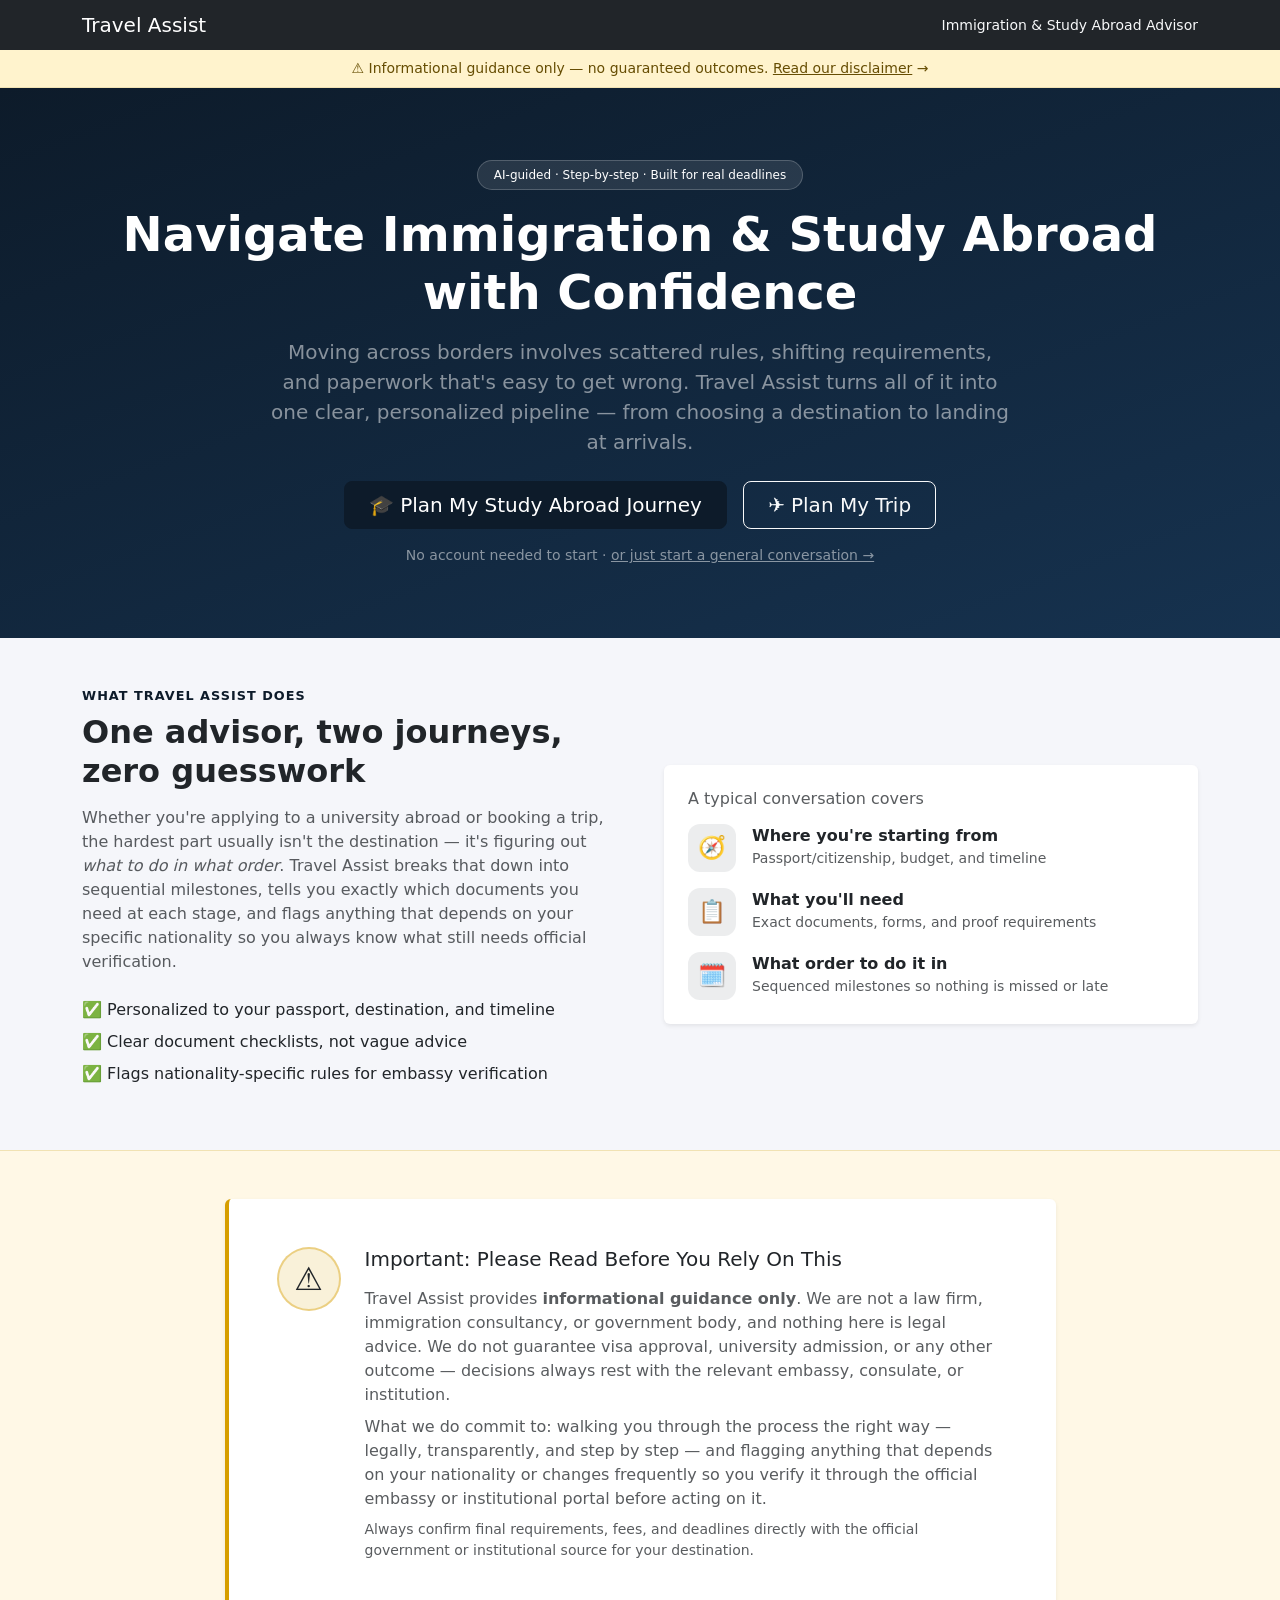
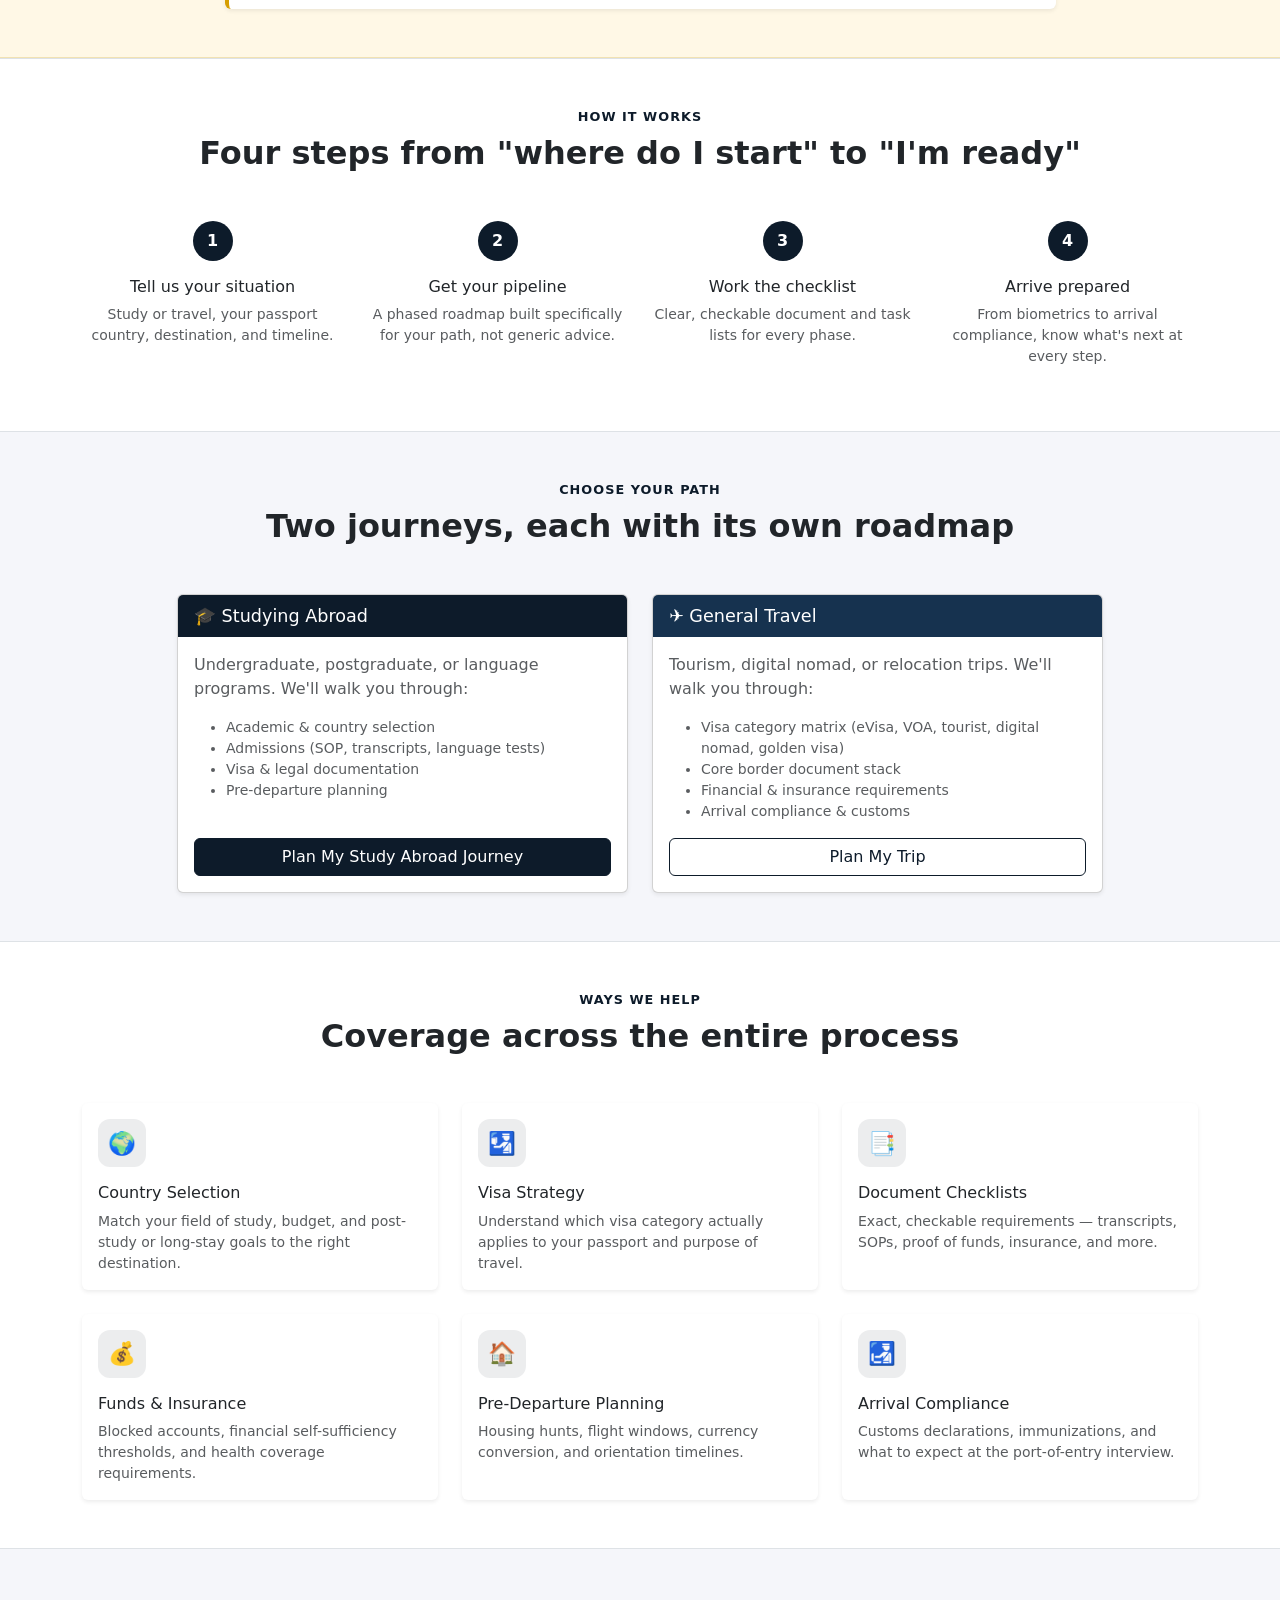
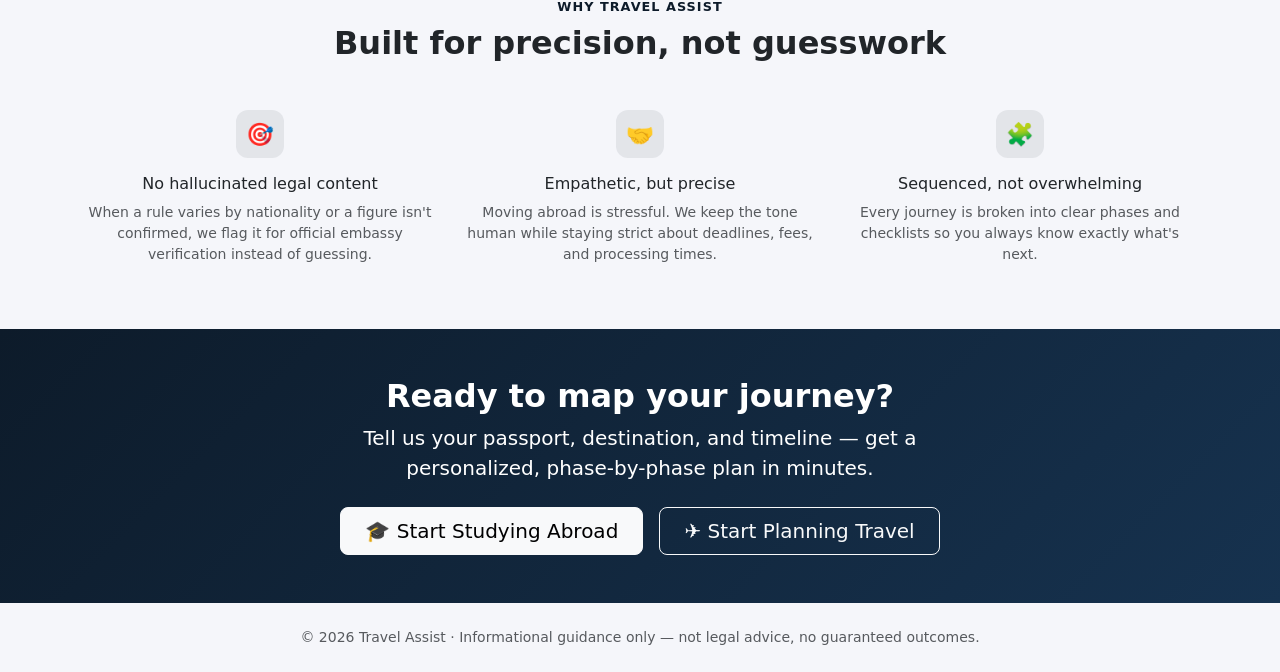
<file: public/index.html>
<!doctype html>
<html lang="en">
<head>
<meta charset="utf-8">
<meta name="viewport" content="width=device-width, initial-scale=1">
<title>Travel Assist — Immigration &amp; Study Abroad Advisor</title>
<meta name="description" content="Travel Assist turns confusing visa rules and admissions paperwork into a clear, step-by-step plan for students and travelers moving abroad.">
<link href="https://cdn.jsdelivr.net/npm/bootstrap@5.3.3/dist/css/bootstrap.min.css" rel="stylesheet">
<link href="css/theme.css" rel="stylesheet">
<style>
  body { background: #f5f6fa; }

  .hero {
    background: linear-gradient(160deg, var(--navy) 0%, var(--navy-mid) 100%);
    color: #fff;
  }
  .hero .badge-pill {
    background: rgba(255,255,255,.1);
    border: 1px solid rgba(255,255,255,.2);
  }

  section h2 { font-weight: 700; }
  .section-eyebrow {
    text-transform: uppercase;
    letter-spacing: .08em;
    font-size: .8rem;
    font-weight: 600;
    color: var(--navy);
  }

  .hover-card { transition: transform .15s ease, box-shadow .15s ease; }
  .hover-card:hover { transform: translateY(-4px); box-shadow: 0 .75rem 1.5rem rgba(0,0,0,.08); }

  .step-number {
    width: 2.5rem; height: 2.5rem;
    border-radius: 50%;
    background: var(--navy);
    color: #fff;
    font-weight: 700;
    display: flex; align-items: center; justify-content: center;
    flex-shrink: 0;
  }

  .icon-badge {
    width: 3rem; height: 3rem;
    border-radius: .75rem;
    background: rgba(13,27,42,.08);
    display: flex; align-items: center; justify-content: center;
    font-size: 1.4rem;
  }

  .cta-band {
    background: linear-gradient(135deg, var(--navy) 0%, var(--navy-mid) 100%);
    color: #fff;
  }

  .persona-card .card-header { font-size: 1.1rem; }

  .disclaimer-section { background: #fff8e6; border-top: 1px solid #f1e2b3; border-bottom: 1px solid #f1e2b3; }
  .disclaimer-card { border-left: 4px solid #d69e00 !important; }
  .warning-icon-badge {
    width: 4rem; height: 4rem;
    border-radius: 50%;
    background: rgba(214,158,0,.15);
    border: 2px solid rgba(214,158,0,.4);
    display: flex; align-items: center; justify-content: center;
    font-size: 2rem;
  }

  .notice-bar {
    background: #fff3cd;
    color: #664d03;
    border-bottom: 1px solid #f1e2b3;
  }
  .notice-bar:hover { background: #ffecb5; color: #664d03; }
</style>
</head>
<body>

<nav class="navbar navbar-dark bg-dark">
  <div class="container">
    <span class="navbar-brand mb-0 h1">Travel Assist</span>
    <span class="text-light small d-none d-sm-inline">Immigration &amp; Study Abroad Advisor</span>
  </div>
</nav>

<a href="#disclaimer" class="notice-bar d-block text-center text-decoration-none py-2 small">
  ⚠️ Informational guidance only — no guaranteed outcomes. <span class="text-decoration-underline">Read our disclaimer</span> &rarr;
</a>

<!-- HERO -->
<header class="hero py-5">
  <div class="container py-4 text-center">
    <span class="badge rounded-pill badge-pill text-white fw-normal px-3 py-2 mb-3">
      AI-guided &middot; Step-by-step &middot; Built for real deadlines
    </span>
    <h1 class="display-5 fw-bold">Navigate Immigration &amp; Study Abroad with Confidence</h1>
    <p class="lead col-lg-8 mx-auto text-white-50 mt-3">
      Moving across borders involves scattered rules, shifting requirements, and paperwork
      that's easy to get wrong. Travel Assist turns all of it into one clear, personalized
      pipeline — from choosing a destination to landing at arrivals.
    </p>
    <div class="d-flex flex-wrap justify-content-center gap-3 mt-4">
      <a href="plan.html?intent=study" class="btn btn-primary btn-lg px-4">🎓 Plan My Study Abroad Journey</a>
      <a href="plan.html?intent=travel" class="btn btn-outline-light btn-lg px-4">✈️ Plan My Trip</a>
    </div>
    <p class="small text-white-50 mt-3 mb-0">
      No account needed to start &middot; <a href="chat.html" class="text-white-50">or just start a general conversation &rarr;</a>
    </p>
  </div>
</header>

<!-- WHAT WE DO -->
<section class="container py-5">
  <div class="row align-items-center g-5">
    <div class="col-lg-6">
      <div class="section-eyebrow">What Travel Assist Does</div>
      <h2 class="mt-2">One advisor, two journeys, zero guesswork</h2>
      <p class="text-muted mt-3">
        Whether you're applying to a university abroad or booking a trip, the hardest part
        usually isn't the destination — it's figuring out <em>what to do in what order</em>.
        Travel Assist breaks that down into sequential milestones, tells you exactly which
        documents you need at each stage, and flags anything that depends on your specific
        nationality so you always know what still needs official verification.
      </p>
      <ul class="list-unstyled mt-4">
        <li class="mb-2">✅ Personalized to your passport, destination, and timeline</li>
        <li class="mb-2">✅ Clear document checklists, not vague advice</li>
        <li class="mb-2">✅ Flags nationality-specific rules for embassy verification</li>
      </ul>
    </div>
    <div class="col-lg-6">
      <div class="card border-0 shadow-sm">
        <div class="card-body p-4">
          <h3 class="h6 text-muted mb-3">A typical conversation covers</h3>
          <div class="d-flex align-items-start gap-3 mb-3">
            <span class="icon-badge">🧭</span>
            <div>
              <strong>Where you're starting from</strong>
              <div class="text-muted small">Passport/citizenship, budget, and timeline</div>
            </div>
          </div>
          <div class="d-flex align-items-start gap-3 mb-3">
            <span class="icon-badge">📋</span>
            <div>
              <strong>What you'll need</strong>
              <div class="text-muted small">Exact documents, forms, and proof requirements</div>
            </div>
          </div>
          <div class="d-flex align-items-start gap-3">
            <span class="icon-badge">🗓️</span>
            <div>
              <strong>What order to do it in</strong>
              <div class="text-muted small">Sequenced milestones so nothing is missed or late</div>
            </div>
          </div>
        </div>
      </div>
    </div>
  </div>
</section>

<!-- DISCLAIMER -->
<section id="disclaimer" class="disclaimer-section py-5">
  <div class="container">
    <div class="row justify-content-center">
      <div class="col-lg-9">
        <div class="card border-0 shadow-sm disclaimer-card">
          <div class="card-body p-4 p-md-5">
            <div class="d-flex align-items-start gap-4 flex-column flex-md-row">
              <span class="warning-icon-badge flex-shrink-0" aria-hidden="true">⚠️</span>
              <div>
                <h2 class="h5 mb-3">Important: Please Read Before You Rely On This</h2>
                <p class="text-muted mb-2">
                  Travel Assist provides <strong>informational guidance only</strong>. We are not a law firm,
                  immigration consultancy, or government body, and nothing here is legal advice. We do not
                  guarantee visa approval, university admission, or any other outcome — decisions always rest
                  with the relevant embassy, consulate, or institution.
                </p>
                <p class="text-muted mb-2">
                  What we do commit to: walking you through the process the right way — legally, transparently,
                  and step by step — and flagging anything that depends on your nationality or changes frequently
                  so you verify it through the official embassy or institutional portal before acting on it.
                </p>
                <p class="text-muted small mb-0">
                  Always confirm final requirements, fees, and deadlines directly with the official government or
                  institutional source for your destination.
                </p>
              </div>
            </div>
          </div>
        </div>
      </div>
    </div>
  </div>
</section>

<!-- HOW IT WORKS -->
<section class="py-5 bg-white border-top border-bottom">
  <div class="container">
    <div class="text-center mb-5">
      <div class="section-eyebrow">How It Works</div>
      <h2 class="mt-2">Four steps from "where do I start" to "I'm ready"</h2>
    </div>
    <div class="row g-4">
      <div class="col-md-3">
        <div class="d-flex flex-column align-items-center text-center h-100">
          <span class="step-number mb-3">1</span>
          <h3 class="h6">Tell us your situation</h3>
          <p class="text-muted small">Study or travel, your passport country, destination, and timeline.</p>
        </div>
      </div>
      <div class="col-md-3">
        <div class="d-flex flex-column align-items-center text-center h-100">
          <span class="step-number mb-3">2</span>
          <h3 class="h6">Get your pipeline</h3>
          <p class="text-muted small">A phased roadmap built specifically for your path, not generic advice.</p>
        </div>
      </div>
      <div class="col-md-3">
        <div class="d-flex flex-column align-items-center text-center h-100">
          <span class="step-number mb-3">3</span>
          <h3 class="h6">Work the checklist</h3>
          <p class="text-muted small">Clear, checkable document and task lists for every phase.</p>
        </div>
      </div>
      <div class="col-md-3">
        <div class="d-flex flex-column align-items-center text-center h-100">
          <span class="step-number mb-3">4</span>
          <h3 class="h6">Arrive prepared</h3>
          <p class="text-muted small">From biometrics to arrival compliance, know what's next at every step.</p>
        </div>
      </div>
    </div>
  </div>
</section>

<!-- CHOOSE YOUR PATH -->
<section class="container py-5">
  <div class="text-center mb-5">
    <div class="section-eyebrow">Choose Your Path</div>
    <h2 class="mt-2">Two journeys, each with its own roadmap</h2>
  </div>
  <div class="row g-4 justify-content-center">
    <div class="col-md-5">
      <div class="card persona-card hover-card h-100 shadow-sm">
        <div class="card-header bg-navy text-white border-0">🎓 Studying Abroad</div>
        <div class="card-body d-flex flex-column">
          <p class="text-muted">
            Undergraduate, postgraduate, or language programs. We'll walk you through:
          </p>
          <ul class="text-muted small">
            <li>Academic &amp; country selection</li>
            <li>Admissions (SOP, transcripts, language tests)</li>
            <li>Visa &amp; legal documentation</li>
            <li>Pre-departure planning</li>
          </ul>
          <a href="plan.html?intent=study" class="btn btn-primary mt-auto">Plan My Study Abroad Journey</a>
        </div>
      </div>
    </div>
    <div class="col-md-5">
      <div class="card persona-card hover-card h-100 shadow-sm">
        <div class="card-header bg-navy-mid text-white border-0">✈️ General Travel</div>
        <div class="card-body d-flex flex-column">
          <p class="text-muted">
            Tourism, digital nomad, or relocation trips. We'll walk you through:
          </p>
          <ul class="text-muted small">
            <li>Visa category matrix (eVisa, VOA, tourist, digital nomad, golden visa)</li>
            <li>Core border document stack</li>
            <li>Financial &amp; insurance requirements</li>
            <li>Arrival compliance &amp; customs</li>
          </ul>
          <a href="plan.html?intent=travel" class="btn btn-outline-primary mt-auto">Plan My Trip</a>
        </div>
      </div>
    </div>
  </div>
</section>

<!-- WAYS WE HELP -->
<section class="py-5 bg-white border-top border-bottom">
  <div class="container">
    <div class="text-center mb-5">
      <div class="section-eyebrow">Ways We Help</div>
      <h2 class="mt-2">Coverage across the entire process</h2>
    </div>
    <div class="row g-4">
      <div class="col-md-4">
        <div class="card h-100 border-0 shadow-sm hover-card">
          <div class="card-body">
            <span class="icon-badge mb-3">🌍</span>
            <h3 class="h6 mt-3">Country Selection</h3>
            <p class="text-muted small mb-0">Match your field of study, budget, and post-study or long-stay goals to the right destination.</p>
          </div>
        </div>
      </div>
      <div class="col-md-4">
        <div class="card h-100 border-0 shadow-sm hover-card">
          <div class="card-body">
            <span class="icon-badge mb-3">🛂</span>
            <h3 class="h6 mt-3">Visa Strategy</h3>
            <p class="text-muted small mb-0">Understand which visa category actually applies to your passport and purpose of travel.</p>
          </div>
        </div>
      </div>
      <div class="col-md-4">
        <div class="card h-100 border-0 shadow-sm hover-card">
          <div class="card-body">
            <span class="icon-badge mb-3">📑</span>
            <h3 class="h6 mt-3">Document Checklists</h3>
            <p class="text-muted small mb-0">Exact, checkable requirements — transcripts, SOPs, proof of funds, insurance, and more.</p>
          </div>
        </div>
      </div>
      <div class="col-md-4">
        <div class="card h-100 border-0 shadow-sm hover-card">
          <div class="card-body">
            <span class="icon-badge mb-3">💰</span>
            <h3 class="h6 mt-3">Funds &amp; Insurance</h3>
            <p class="text-muted small mb-0">Blocked accounts, financial self-sufficiency thresholds, and health coverage requirements.</p>
          </div>
        </div>
      </div>
      <div class="col-md-4">
        <div class="card h-100 border-0 shadow-sm hover-card">
          <div class="card-body">
            <span class="icon-badge mb-3">🏠</span>
            <h3 class="h6 mt-3">Pre-Departure Planning</h3>
            <p class="text-muted small mb-0">Housing hunts, flight windows, currency conversion, and orientation timelines.</p>
          </div>
        </div>
      </div>
      <div class="col-md-4">
        <div class="card h-100 border-0 shadow-sm hover-card">
          <div class="card-body">
            <span class="icon-badge mb-3">🛃</span>
            <h3 class="h6 mt-3">Arrival Compliance</h3>
            <p class="text-muted small mb-0">Customs declarations, immunizations, and what to expect at the port-of-entry interview.</p>
          </div>
        </div>
      </div>
    </div>
  </div>
</section>

<!-- WHY TRUST US -->
<section class="container py-5">
  <div class="text-center mb-5">
    <div class="section-eyebrow">Why Travel Assist</div>
    <h2 class="mt-2">Built for precision, not guesswork</h2>
  </div>
  <div class="row g-4">
    <div class="col-md-4">
      <div class="text-center">
        <span class="icon-badge mx-auto mb-3">🎯</span>
        <h3 class="h6">No hallucinated legal content</h3>
        <p class="text-muted small">When a rule varies by nationality or a figure isn't confirmed, we flag it for official embassy verification instead of guessing.</p>
      </div>
    </div>
    <div class="col-md-4">
      <div class="text-center">
        <span class="icon-badge mx-auto mb-3">🤝</span>
        <h3 class="h6">Empathetic, but precise</h3>
        <p class="text-muted small">Moving abroad is stressful. We keep the tone human while staying strict about deadlines, fees, and processing times.</p>
      </div>
    </div>
    <div class="col-md-4">
      <div class="text-center">
        <span class="icon-badge mx-auto mb-3">🧩</span>
        <h3 class="h6">Sequenced, not overwhelming</h3>
        <p class="text-muted small">Every journey is broken into clear phases and checklists so you always know exactly what's next.</p>
      </div>
    </div>
  </div>
</section>

<!-- FINAL CTA -->
<section class="cta-band py-5">
  <div class="container text-center">
    <h2 class="fw-bold">Ready to map your journey?</h2>
    <p class="lead text-white-75 col-lg-7 mx-auto">
      Tell us your passport, destination, and timeline — get a personalized, phase-by-phase plan in minutes.
    </p>
    <div class="d-flex flex-wrap justify-content-center gap-3 mt-4">
      <a href="plan.html?intent=study" class="btn btn-light btn-lg px-4">🎓 Start Studying Abroad</a>
      <a href="plan.html?intent=travel" class="btn btn-outline-light btn-lg px-4">✈️ Start Planning Travel</a>
    </div>
  </div>
</section>

<footer class="text-center text-muted small py-4">
  &copy; 2026 Travel Assist &middot; Informational guidance only — not legal advice, no guaranteed outcomes.
</footer>
</body>
</html>
</file>
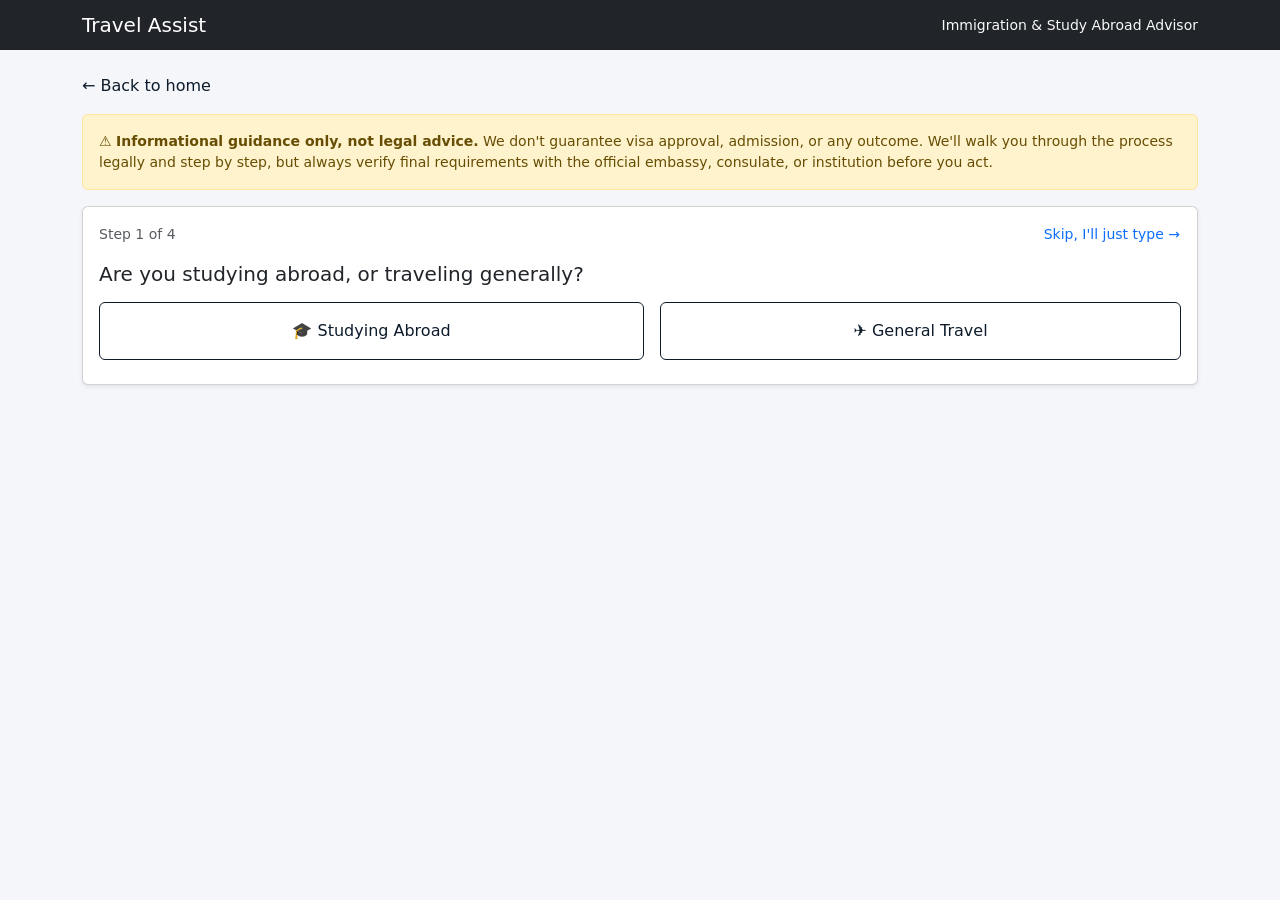
<file: public/chat.html>
<!doctype html>
<html lang="en">
<head>
<meta charset="utf-8">
<meta name="viewport" content="width=device-width, initial-scale=1">
<title>Advisor Chat — Travel Assist</title>
<link href="https://cdn.jsdelivr.net/npm/bootstrap@5.3.3/dist/css/bootstrap.min.css" rel="stylesheet">
<link href="css/theme.css" rel="stylesheet">
<style>
  body { background: #f5f6fa; }
  #chat-window { height: 60vh; overflow-y: auto; }
  .bubble { max-width: 80%; padding: .75rem 1rem; border-radius: .75rem; margin-bottom: .75rem; white-space: pre-wrap; }
  .bubble.user { background: var(--navy); color: #fff; margin-left: auto; }
  .bubble.assistant { background: #fff; border: 1px solid #dee2e6; }
  .bubble.assistant h2 { font-size: 1.05rem; margin-top: .5rem; }
  .bubble.assistant ul { margin-bottom: .5rem; }
</style>
</head>
<body>
<nav class="navbar navbar-dark bg-dark">
  <div class="container">
    <a href="./" class="navbar-brand mb-0 h1 text-decoration-none text-white">Travel Assist</a>
    <span class="text-light small">Immigration &amp; Study Abroad Advisor</span>
  </div>
</nav>

<main class="container py-4">
  <a href="./" class="d-inline-block mb-3 text-decoration-none">&larr; Back to home</a>

  <div class="alert alert-warning small mb-3">
    ⚠️ <strong>Informational guidance only, not legal advice.</strong> We don't guarantee visa approval,
    admission, or any outcome. We'll walk you through the process legally and step by step, but always
    verify final requirements with the official embassy, consulate, or institution before you act.
  </div>

  <div id="intake-card" class="card shadow-sm mb-3">
    <div class="card-body">
      <div class="d-flex justify-content-between align-items-center mb-3">
        <span class="text-muted small" id="intake-progress"></span>
        <button type="button" id="intake-skip" class="btn btn-sm btn-link text-decoration-none p-0">Skip, I'll just type &rarr;</button>
      </div>
      <h2 class="h5 mb-3" id="intake-question"></h2>

      <div id="intake-choice-buttons" class="d-flex gap-3 mb-2 d-none">
        <button type="button" class="btn btn-outline-primary flex-fill py-3" data-value="study">🎓 Studying Abroad</button>
        <button type="button" class="btn btn-outline-primary flex-fill py-3" data-value="travel">✈️ General Travel</button>
      </div>

      <form id="intake-text-form" class="d-none">
        <div class="mb-3">
          <input type="text" id="intake-input" class="form-control" autocomplete="off" required>
        </div>
        <div class="d-flex justify-content-between">
          <button type="button" id="intake-back" class="btn btn-link text-decoration-none px-0 invisible">&larr; Back</button>
          <button type="submit" class="btn btn-primary">Next</button>
        </div>
      </form>
    </div>
  </div>

  <div id="chat-card" class="card shadow-sm d-none">
    <div class="card-body">
      <div id="chat-window" class="d-flex flex-column mb-3"></div>
      <form id="chat-form" class="d-flex gap-2">
        <input id="chat-input" type="text" class="form-control" placeholder="Ask a follow-up..." autocomplete="off" required>
        <button type="submit" class="btn btn-primary">Send</button>
      </form>
    </div>
  </div>
</main>

<script src="js/api.js"></script>
<script src="js/chat.js"></script>
</body>
</html>
</file>
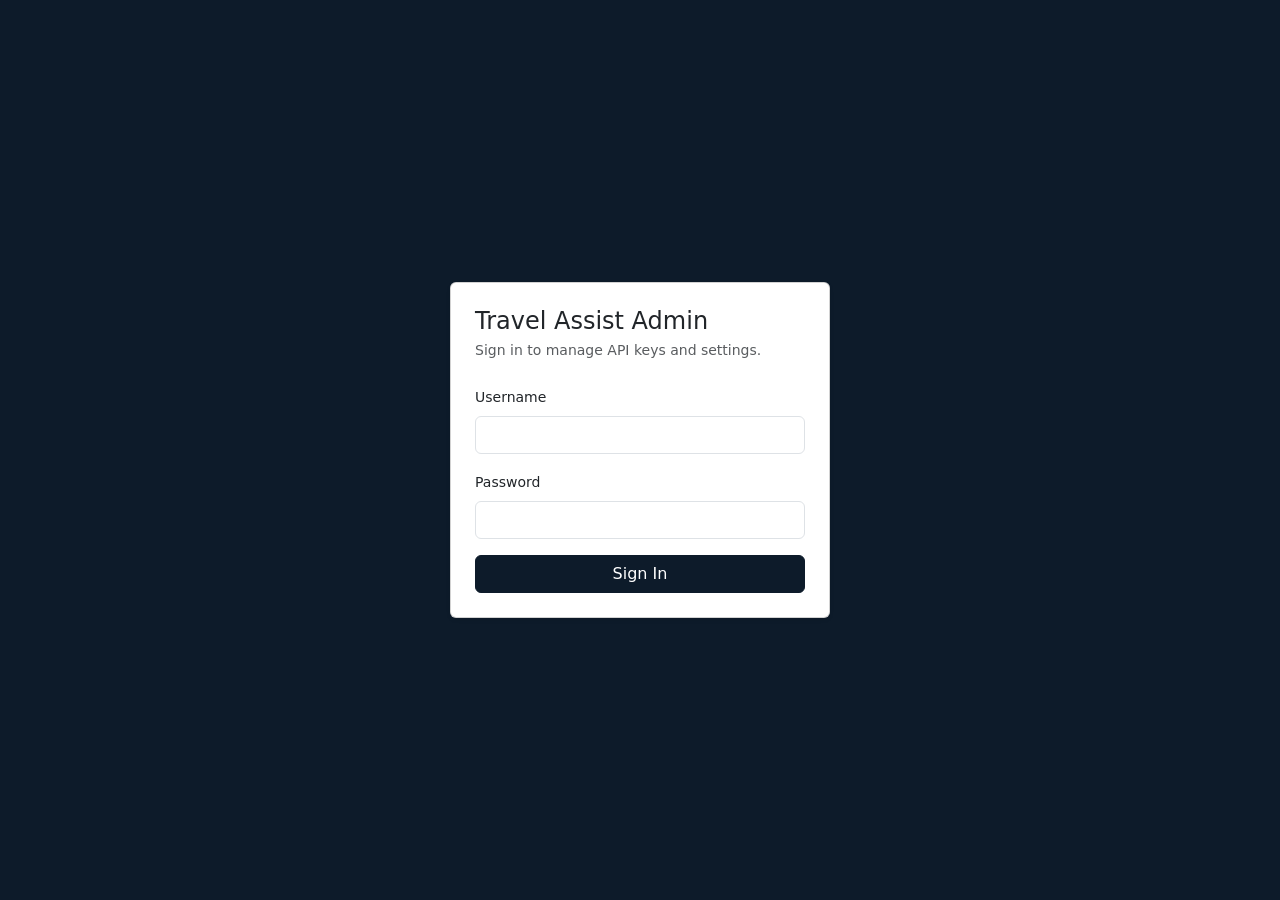
<file: public/admin/login.html>
<!doctype html>
<html lang="en">
<head>
<meta charset="utf-8">
<meta name="viewport" content="width=device-width, initial-scale=1">
<title>Admin Login — Travel Assist</title>
<link href="https://cdn.jsdelivr.net/npm/bootstrap@5.3.3/dist/css/bootstrap.min.css" rel="stylesheet">
<link href="../css/theme.css" rel="stylesheet">
<style>
  body { background: #0d1b2a; min-height: 100vh; display: flex; align-items: center; }
  .login-card { max-width: 380px; width: 100%; margin: 0 auto; }
</style>
</head>
<body>
<div class="container">
  <div class="card login-card shadow-sm">
    <div class="card-body p-4">
      <h1 class="h4 mb-1">Travel Assist Admin</h1>
      <p class="text-muted small mb-4">Sign in to manage API keys and settings.</p>

      <div id="login-error" class="alert alert-danger d-none py-2 small"></div>

      <form id="login-form">
        <div class="mb-3">
          <label class="form-label small" for="username">Username</label>
          <input type="text" id="username" class="form-control" autocomplete="username" required>
        </div>
        <div class="mb-3">
          <label class="form-label small" for="password">Password</label>
          <input type="password" id="password" class="form-control" autocomplete="current-password" required>
        </div>
        <button type="submit" class="btn btn-primary w-100">Sign In</button>
      </form>
    </div>
  </div>
</div>

<script src="js/admin-api.js"></script>
<script>
  const form = document.getElementById('login-form');
  const errorBox = document.getElementById('login-error');

  form.addEventListener('submit', async (event) => {
    event.preventDefault();
    errorBox.classList.add('d-none');

    const username = document.getElementById('username').value.trim();
    const password = document.getElementById('password').value;

    try {
      await AdminApi.login(username, password);
      window.location.href = 'dashboard.html';
    } catch (err) {
      errorBox.textContent = err.message;
      errorBox.classList.remove('d-none');
    }
  });
</script>
</body>
</html>
</file>
<file: public/css/theme.css>
/* Travel Assist brand theme: navy replaces Bootstrap's default blue everywhere. */
:root {
  --navy: #0d1b2a;
  --navy-mid: #16324f;
  --navy-dark: #081019;
}

a {
  color: var(--navy);
}
a:hover,
a:focus {
  color: var(--navy-mid);
}

.btn-primary {
  --bs-btn-bg: var(--navy);
  --bs-btn-border-color: var(--navy);
  --bs-btn-hover-bg: var(--navy-mid);
  --bs-btn-hover-border-color: var(--navy-mid);
  --bs-btn-active-bg: var(--navy-dark);
  --bs-btn-active-border-color: var(--navy-dark);
  --bs-btn-disabled-bg: var(--navy);
  --bs-btn-disabled-border-color: var(--navy);
  --bs-btn-focus-shadow-rgb: 13, 27, 42;
  background-color: var(--navy);
  border-color: var(--navy);
}
.btn-primary:hover,
.btn-primary:focus {
  background-color: var(--navy-mid);
  border-color: var(--navy-mid);
}
.btn-primary:active {
  background-color: var(--navy-dark) !important;
  border-color: var(--navy-dark) !important;
}

.btn-outline-primary {
  --bs-btn-color: var(--navy);
  --bs-btn-border-color: var(--navy);
  --bs-btn-hover-bg: var(--navy);
  --bs-btn-hover-border-color: var(--navy);
  --bs-btn-active-bg: var(--navy-dark);
  --bs-btn-active-border-color: var(--navy-dark);
  --bs-btn-focus-shadow-rgb: 13, 27, 42;
  color: var(--navy);
  border-color: var(--navy);
}
.btn-outline-primary:hover,
.btn-outline-primary:focus {
  background-color: var(--navy);
  border-color: var(--navy);
}

.text-primary { color: var(--navy) !important; }
.bg-primary { background-color: var(--navy) !important; }
.border-primary { border-color: var(--navy) !important; }

.bg-navy { background-color: var(--navy) !important; }
.bg-navy-mid { background-color: var(--navy-mid) !important; }
.text-navy { color: var(--navy) !important; }
</file>
